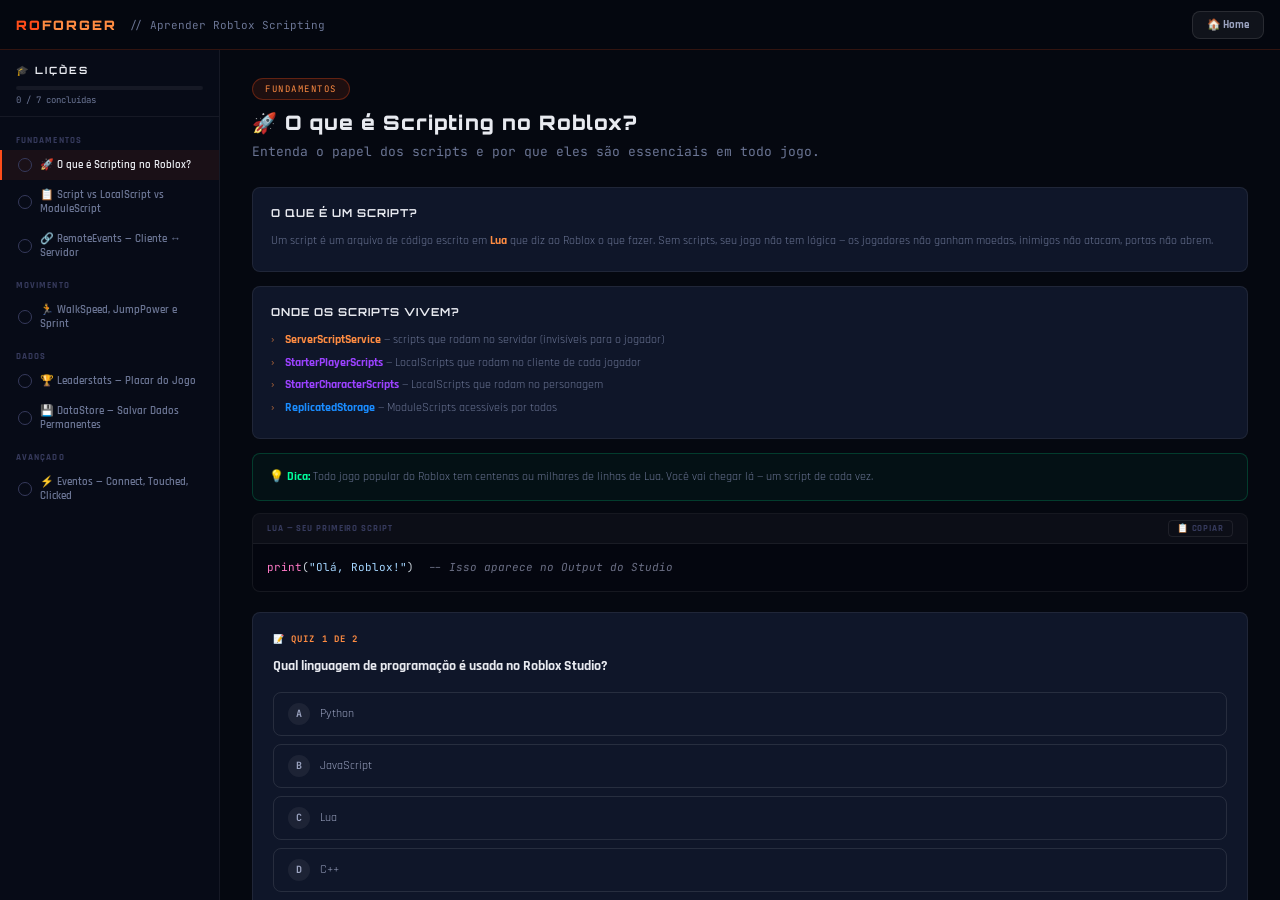
<file: public/learn.html>
<!DOCTYPE html>
<html lang="pt-BR">
<head>
<meta charset="UTF-8"/>
<meta name="viewport" content="width=device-width,initial-scale=1,maximum-scale=1"/>
<meta name="theme-color" content="#050810"/>
<link rel="manifest" href="/manifest.json"/>
<title>RoForger — Aprender Roblox Scripting</title>
<link href="https://fonts.googleapis.com/css2?family=Orbitron:wght@700;900&family=JetBrains+Mono:wght@400;600&family=Rajdhani:wght@600;700&display=swap" rel="stylesheet"/>
<style>
:root{--bg:#050810;--card:#0f1629;--hover:#141c35;--acc:#ff4d1a;--acc2:#ff8c42;--acc-glow:rgba(255,77,26,.25);--green:#00ff9d;--blue:#1a8cff;--purple:#9b42ff;--yellow:#ffd600;--txt:#e8eaf0;--dim:#6b7594;--mid:#9ba3c0;--dark:#363a5c;--brd:rgba(255,77,26,.18);--r:8px;--tr:.15s cubic-bezier(.4,0,.2,1)}
*{box-sizing:border-box;margin:0;padding:0}
html,body{height:100%;background:var(--bg);color:var(--txt);font-family:'Rajdhani',sans-serif;font-size:13px}
::-webkit-scrollbar{width:4px}::-webkit-scrollbar-thumb{background:rgba(255,77,26,.3);border-radius:2px}
@keyframes fadeUp{from{opacity:0;transform:translateY(10px)}to{opacity:1;transform:translateY(0)}}
@keyframes shimmer{0%{background-position:-200% 0}100%{background-position:200% 0}}
@keyframes pulse{50%{opacity:.4}}

/* ── Layout ── */
#app{display:flex;flex-direction:column;height:100vh;overflow:hidden}
#topbar{height:50px;background:rgba(5,8,16,.98);border-bottom:1px solid var(--brd);display:flex;align-items:center;padding:0 16px;gap:12px;flex-shrink:0}
#topbar-logo{font-family:'Orbitron',monospace;font-size:13px;font-weight:900;color:var(--acc);letter-spacing:2px}
#topbar-logo span{color:var(--acc2)}
#topbar-title{font-family:'JetBrains Mono',monospace;font-size:11px;color:var(--dim)}
#main{display:flex;flex:1;overflow:hidden}

/* ── Sidebar ── */
#sidebar{width:220px;background:rgba(8,12,24,.98);border-right:1px solid rgba(255,255,255,.06);display:flex;flex-direction:column;flex-shrink:0;overflow:hidden}
#sb-head{padding:14px 16px 10px;border-bottom:1px solid rgba(255,255,255,.06)}
#sb-title{font-family:'Orbitron',monospace;font-size:10px;font-weight:700;color:var(--txt);letter-spacing:2px;margin-bottom:10px}
#sb-progress-wrap{background:rgba(255,255,255,.06);border-radius:4px;height:4px;overflow:hidden}
#sb-progress-bar{height:100%;background:linear-gradient(90deg,var(--acc),var(--acc2));border-radius:4px;transition:width .4s ease}
#sb-progress-txt{font-family:'JetBrains Mono',monospace;font-size:9px;color:var(--dim);margin-top:4px}
#sb-nav{flex:1;overflow-y:auto;padding:6px 0}
.sb-cat{font-size:9px;font-weight:700;letter-spacing:.12em;text-transform:uppercase;color:var(--dark);padding:12px 16px 4px}
.sb-item{display:flex;align-items:center;gap:8px;padding:8px 16px;cursor:pointer;color:var(--dim);font-size:11px;font-weight:600;transition:all var(--tr);border-left:2px solid transparent}
.sb-item:hover{background:rgba(255,255,255,.04);color:var(--txt)}
.sb-item.active{background:rgba(255,77,26,.08);color:var(--txt);border-left-color:var(--acc)}
.sb-item.done{color:var(--green)}
.sb-item .sb-check{width:14px;height:14px;border-radius:50%;border:1.5px solid var(--dark);flex-shrink:0;display:flex;align-items:center;justify-content:center;font-size:8px}
.sb-item.done .sb-check{background:var(--green);border-color:var(--green);color:#04120a}

/* ── Content ── */
#content{flex:1;overflow-y:auto;padding:28px 32px 60px}
.lesson{display:none;animation:fadeUp .25s ease}
.lesson.active{display:block}

/* ── Lesson header ── */
.lesson-header{margin-bottom:24px}
.lesson-tag{display:inline-flex;align-items:center;gap:6px;padding:4px 12px;border-radius:20px;background:rgba(255,77,26,.1);border:1px solid rgba(255,77,26,.3);font-family:'JetBrains Mono',monospace;font-size:9px;color:var(--acc2);letter-spacing:1.5px;text-transform:uppercase;margin-bottom:10px}
.lesson-title{font-family:'Orbitron',monospace;font-size:20px;font-weight:900;color:var(--txt);margin-bottom:6px;letter-spacing:1px}
.lesson-sub{font-size:13px;color:var(--dim);line-height:1.7;font-family:'JetBrains Mono',monospace}

/* ── Theory cards ── */
.theory-block{background:var(--card);border:1px solid rgba(255,255,255,.07);border-radius:var(--r);padding:18px;margin-bottom:14px}
.theory-block h3{font-family:'Orbitron',monospace;font-size:11px;font-weight:700;color:var(--txt);letter-spacing:1px;margin-bottom:10px}
.theory-block p{font-size:12px;color:var(--dim);line-height:1.9}
.theory-block ul{list-style:none;margin-top:8px}
.theory-block ul li{font-size:12px;color:var(--dim);line-height:1.9;padding-left:14px;position:relative}
.theory-block ul li::before{content:'›';position:absolute;left:0;color:var(--acc2)}

/* ── Code block ── */
.code-block{background:#04060f;border:1px solid rgba(255,255,255,.07);border-radius:var(--r);overflow:hidden;margin:12px 0}
.code-block-hdr{padding:6px 14px;background:rgba(255,255,255,.03);border-bottom:1px solid rgba(255,255,255,.06);display:flex;align-items:center;justify-content:space-between}
.code-block-hdr span{font-size:9px;font-weight:700;letter-spacing:.1em;text-transform:uppercase;color:var(--dark)}
.code-copy{font-size:9px;cursor:pointer;color:var(--dim);padding:2px 8px;border-radius:4px;border:1px solid rgba(255,255,255,.08);transition:all var(--tr)}
.code-copy:hover{color:var(--green);border-color:rgba(0,255,157,.3)}
.code-body{font-family:'JetBrains Mono',monospace;font-size:11px;line-height:1.8;color:#c9d1d9;padding:14px;overflow-x:auto;white-space:pre}
.lua-kw{color:#ff79c6}.lua-str{color:#a5d6ff}.lua-num{color:#f0883e}.lua-cmt{color:#6c7086;font-style:italic}.lua-bool{color:#42b3ff}

/* ── Tip box ── */
.tip{background:rgba(0,255,157,.04);border:1px solid rgba(0,255,157,.18);border-radius:var(--r);padding:12px 16px;margin:12px 0;font-size:12px;color:var(--dim);line-height:1.8}
.tip strong{color:var(--green)}
.warn{background:rgba(255,214,0,.04);border:1px solid rgba(255,214,0,.18);border-radius:var(--r);padding:12px 16px;margin:12px 0;font-size:12px;color:var(--dim);line-height:1.8}
.warn strong{color:var(--yellow)}

/* ── Quiz ── */
.quiz-block{background:var(--card);border:1px solid rgba(255,255,255,.07);border-radius:var(--r);padding:20px;margin:20px 0}
.quiz-label{font-size:9px;font-weight:700;letter-spacing:.12em;text-transform:uppercase;color:var(--acc2);margin-bottom:10px;font-family:'JetBrains Mono',monospace}
.quiz-q{font-size:14px;font-weight:700;color:var(--txt);margin-bottom:14px;line-height:1.6}
.quiz-opts{display:flex;flex-direction:column;gap:8px;margin-bottom:14px}
.quiz-opt{display:flex;align-items:center;gap:10px;padding:10px 14px;border-radius:var(--r);border:1px solid rgba(255,255,255,.1);cursor:pointer;transition:all var(--tr);font-size:12px;color:var(--mid)}
.quiz-opt:hover{border-color:rgba(255,77,26,.4);background:rgba(255,77,26,.06);color:var(--txt)}
.quiz-opt.correct{border-color:var(--green);background:rgba(0,255,157,.08);color:var(--green)}
.quiz-opt.wrong{border-color:var(--acc);background:rgba(255,77,26,.08);color:var(--acc)}
.quiz-opt.disabled{cursor:default;opacity:.6}
.quiz-opt .opt-letter{width:22px;height:22px;border-radius:50%;background:rgba(255,255,255,.06);display:flex;align-items:center;justify-content:center;font-size:10px;font-weight:700;flex-shrink:0;font-family:'JetBrains Mono',monospace}
.quiz-feedback{font-size:12px;line-height:1.7;padding:10px 14px;border-radius:6px;display:none}
.quiz-feedback.show{display:block}
.quiz-feedback.correct{background:rgba(0,255,157,.08);border:1px solid rgba(0,255,157,.2);color:var(--green)}
.quiz-feedback.wrong{background:rgba(255,77,26,.08);border:1px solid rgba(255,77,26,.2);color:#ff8c42}

/* ── Code Exercise ── */
.exercise-block{background:var(--card);border:1px solid rgba(255,255,255,.07);border-radius:var(--r);overflow:hidden;margin:20px 0}
.exercise-hdr{padding:14px 18px;border-bottom:1px solid rgba(255,255,255,.06);background:rgba(155,66,255,.06)}
.exercise-label{font-size:9px;font-weight:700;letter-spacing:.12em;text-transform:uppercase;color:var(--purple);margin-bottom:4px;font-family:'JetBrains Mono',monospace}
.exercise-title{font-size:14px;font-weight:700;color:var(--txt);line-height:1.5}
.exercise-desc{font-size:12px;color:var(--dim);margin-top:4px;line-height:1.7}
.exercise-editor{position:relative}
.exercise-textarea{width:100%;background:#04060f;color:#c9d1d9;font-family:'JetBrains Mono',monospace;font-size:12px;line-height:1.8;padding:16px;border:none;outline:none;resize:vertical;min-height:140px;tab-size:2}
.exercise-actions{display:flex;gap:8px;padding:10px 14px;border-top:1px solid rgba(255,255,255,.06);background:rgba(8,12,24,.5)}
.btn{display:inline-flex;align-items:center;gap:5px;padding:7px 16px;border-radius:var(--r);font-family:'Rajdhani',sans-serif;font-size:12px;font-weight:700;cursor:pointer;border:none;transition:all var(--tr)}
.btn-acc{background:linear-gradient(135deg,var(--acc),#c93300);color:#fff}
.btn-ghost{background:rgba(255,255,255,.05);color:var(--mid);border:1px solid rgba(255,255,255,.1)}
.btn-ghost:hover{background:rgba(255,255,255,.09);color:var(--txt)}
.btn-purple{background:linear-gradient(135deg,var(--purple),#7730cc);color:#fff}
.exercise-result{padding:12px 16px;font-size:12px;line-height:1.7;display:none;border-top:1px solid rgba(255,255,255,.06)}
.exercise-result.show{display:block}
.exercise-result.pass{background:rgba(0,255,157,.06);color:var(--green)}
.exercise-result.fail{background:rgba(255,77,26,.06);color:#ff8c42}
.exercise-result.hint{background:rgba(26,140,255,.06);color:#42b3ff}

/* ── Lesson nav ── */
.lesson-nav{display:flex;gap:10px;margin-top:32px;padding-top:20px;border-top:1px solid rgba(255,255,255,.06)}
.lesson-nav .btn{flex:1;justify-content:center}

/* ── XP badge ── */
.xp-pop{position:fixed;top:60px;right:20px;background:linear-gradient(135deg,var(--acc),var(--acc2));color:#fff;font-family:'Orbitron',monospace;font-size:11px;font-weight:700;padding:8px 16px;border-radius:20px;z-index:9999;animation:fadeUp .3s ease;display:none}

/* ── Mobile ── */
@media(max-width:700px){
  #sidebar{position:fixed;left:-230px;top:0;bottom:0;z-index:100;transition:left .25s ease;width:220px}
  #sidebar.open{left:0}
  #content{padding:18px 16px 60px}
  .lesson-title{font-size:16px}
  #sb-toggle{display:flex}
}
#sb-toggle{display:none;width:36px;height:36px;align-items:center;justify-content:center;border:1px solid rgba(255,255,255,.1);border-radius:var(--r);cursor:pointer;color:var(--dim);font-size:16px;background:rgba(255,255,255,.05)}
#sb-overlay{display:none;position:fixed;inset:0;background:rgba(0,0,0,.5);z-index:99}
</style>
</head>
<body>
<div id="xp-pop" class="xp-pop">+10 XP ⭐</div>

<div id="app">
  <!-- Topbar -->
  <div id="topbar">
    <button id="sb-toggle" onclick="toggleSidebar()">☰</button>
    <div id="topbar-logo">RO<span>FORGER</span></div>
    <div id="topbar-title">// Aprender Roblox Scripting</div>
    <div style="flex:1"></div>
    <a href="/home.html" style="display:inline-flex;align-items:center;gap:5px;padding:6px 14px;border-radius:var(--r);background:rgba(255,255,255,.05);color:var(--mid);border:1px solid rgba(255,255,255,.1);font-size:11px;font-weight:700;text-decoration:none;transition:all var(--tr)" onmouseover="this.style.color='var(--txt)'" onmouseout="this.style.color='var(--mid)'">🏠 Home</a>
  </div>

  <div id="main">
    <div id="sb-overlay" onclick="toggleSidebar()"></div>

    <!-- Sidebar -->
    <div id="sidebar">
      <div id="sb-head">
        <div id="sb-title">🎓 LIÇÕES</div>
        <div id="sb-progress-wrap"><div id="sb-progress-bar" style="width:0%"></div></div>
        <div id="sb-progress-txt">0 / 0 concluídas</div>
      </div>
      <div id="sb-nav"></div>
    </div>

    <!-- Content -->
    <div id="content" id="lessons-content"></div>
  </div>
</div>

<script>
// ════════════════════════════════════════════════
//  ROFORGER LEARN — Dados das lições
// ════════════════════════════════════════════════
const LESSONS = [
  // ── CATEGORIA 1: FUNDAMENTOS ──
  {
    id: 'o-que-e-scripting',
    cat: 'Fundamentos',
    icon: '🚀',
    title: 'O que é Scripting no Roblox?',
    sub: 'Entenda o papel dos scripts e por que eles são essenciais em todo jogo.',
    content: `
      <div class="theory-block">
        <h3>O QUE É UM SCRIPT?</h3>
        <p>Um script é um arquivo de código escrito em <strong style="color:var(--acc2)">Lua</strong> que diz ao Roblox o que fazer. Sem scripts, seu jogo não tem lógica — os jogadores não ganham moedas, inimigos não atacam, portas não abrem.</p>
      </div>
      <div class="theory-block">
        <h3>ONDE OS SCRIPTS VIVEM?</h3>
        <ul>
          <li><strong style="color:var(--acc2)">ServerScriptService</strong> — scripts que rodam no servidor (invisíveis para o jogador)</li>
          <li><strong style="color:var(--purple)">StarterPlayerScripts</strong> — LocalScripts que rodam no cliente de cada jogador</li>
          <li><strong style="color:var(--purple)">StarterCharacterScripts</strong> — LocalScripts que rodam no personagem</li>
          <li><strong style="color:var(--blue)">ReplicatedStorage</strong> — ModuleScripts acessíveis por todos</li>
        </ul>
      </div>
      <div class="tip"><strong>💡 Dica:</strong> Todo jogo popular do Roblox tem centenas ou milhares de linhas de Lua. Você vai chegar lá — um script de cada vez.</div>
      <div class="code-block">
        <div class="code-block-hdr"><span>Lua — Seu primeiro script</span><span class="code-copy" onclick="copyCode(this)">📋 Copiar</span></div>
        <div class="code-body"><span class="lua-kw">print</span>(<span class="lua-str">"Olá, Roblox!"</span>)  <span class="lua-cmt">-- Isso aparece no Output do Studio</span></div>
      </div>
    `,
    quizzes: [
      {
        q: 'Qual linguagem de programação é usada no Roblox Studio?',
        opts: ['Python', 'JavaScript', 'Lua', 'C++'],
        correct: 2,
        feedback: 'Correto! O Roblox usa Lua, uma linguagem leve e rápida, muito usada em jogos.'
      },
      {
        q: 'Onde você coloca scripts que devem rodar no servidor e ficam invisíveis para o jogador?',
        opts: ['StarterGui', 'ReplicatedStorage', 'ServerScriptService', 'Workspace'],
        correct: 2,
        feedback: 'Certo! ServerScriptService é o lugar seguro para lógica do servidor — o cliente nunca vê esse código.'
      }
    ],
    exercises: []
  },

  // ── Script vs LocalScript vs ModuleScript ──
  {
    id: 'tipos-de-script',
    cat: 'Fundamentos',
    icon: '📋',
    title: 'Script vs LocalScript vs ModuleScript',
    sub: 'Cada tipo tem um papel diferente. Usar o errado causa bugs sérios.',
    content: `
      <div class="theory-block">
        <h3>📜 SCRIPT (Servidor)</h3>
        <p>Roda no <strong style="color:var(--acc2)">servidor</strong>. Todos os jogadores são afetados. Use para: dano, DataStore, lógica do jogo, spawnar NPCs.</p>
        <div class="code-block" style="margin-top:10px">
          <div class="code-block-hdr"><span>Script — ServerScriptService</span><span class="code-copy" onclick="copyCode(this)">📋</span></div>
          <div class="code-body"><span class="lua-kw">local</span> Players = game:GetService(<span class="lua-str">"Players"</span>)
Players.PlayerAdded:Connect(<span class="lua-kw">function</span>(player)
    <span class="lua-kw">print</span>(player.Name .. <span class="lua-str">" entrou no jogo!"</span>)
<span class="lua-kw">end</span>)</div>
        </div>
      </div>
      <div class="theory-block">
        <h3>📜 LOCALSCRIPT (Cliente)</h3>
        <p>Roda no <strong style="color:var(--purple)">cliente</strong> de cada jogador. Só aquele jogador é afetado. Use para: UI, input do teclado, câmera, efeitos visuais.</p>
        <div class="code-block" style="margin-top:10px">
          <div class="code-block-hdr"><span>LocalScript — StarterPlayerScripts</span><span class="code-copy" onclick="copyCode(this)">📋</span></div>
          <div class="code-body"><span class="lua-kw">local</span> Players = game:GetService(<span class="lua-str">"Players"</span>)
<span class="lua-kw">local</span> player = Players.LocalPlayer
<span class="lua-kw">print</span>(<span class="lua-str">"Eu sou: "</span> .. player.Name)</div>
        </div>
      </div>
      <div class="theory-block">
        <h3>📦 MODULESCRIPT (Biblioteca)</h3>
        <p>Não roda sozinho. É chamado por outros scripts com <code style="color:var(--acc2)">require()</code>. Use para: funções reutilizáveis, configurações, dados compartilhados.</p>
        <div class="code-block" style="margin-top:10px">
          <div class="code-block-hdr"><span>ModuleScript — ReplicatedStorage</span><span class="code-copy" onclick="copyCode(this)">📋</span></div>
          <div class="code-body"><span class="lua-kw">local</span> Config = {}
Config.WalkSpeed = <span class="lua-num">20</span>
Config.JumpPower = <span class="lua-num">55</span>
<span class="lua-kw">return</span> Config

<span class="lua-cmt">-- Em outro script:</span>
<span class="lua-kw">local</span> Config = require(game.ReplicatedStorage.Config)
<span class="lua-kw">print</span>(Config.WalkSpeed) <span class="lua-cmt">-- 20</span></div>
        </div>
      </div>
      <div class="warn"><strong>⚠️ Regra de ouro:</strong> Nunca coloque lógica de dano em LocalScript. O cliente pode ser hackeado. Sempre valide no servidor.</div>
    `,
    quizzes: [
      {
        q: 'Qual tipo de script você usa para detectar quando o jogador pressiona uma tecla?',
        opts: ['Script (servidor)', 'LocalScript (cliente)', 'ModuleScript', 'Qualquer um dos três'],
        correct: 1,
        feedback: 'Correto! UserInputService só funciona em LocalScript porque detecta input do jogador local.'
      },
      {
        q: 'Você quer salvar dados do jogador no DataStore. Qual tipo de script usar?',
        opts: ['LocalScript', 'ModuleScript', 'Script (servidor)', 'Não precisa de script'],
        correct: 2,
        feedback: 'Certo! DataStoreService só funciona no servidor — use um Script em ServerScriptService.'
      },
      {
        q: 'Para que serve o ModuleScript?',
        opts: ['Rodar código no servidor', 'Rodar código no cliente', 'Ser uma biblioteca reutilizável chamada com require()', 'Controlar a câmera'],
        correct: 2,
        feedback: 'Exato! ModuleScript é uma biblioteca. Você escreve funções nele e chama com require() em qualquer outro script.'
      }
    ],
    exercises: [
      {
        title: 'Identifique o tipo correto',
        desc: 'Complete o código abaixo. Você está criando um sistema de WalkSpeed. Qual tipo de script e onde colocar?',
        placeholder: `-- Resposta: Este deve ser um __________ (Script/LocalScript)
-- Colocar em: __________
-- Motivo: __________

-- Agora escreva o código:
local Players = game:GetService("Players")
local player = Players.LocalPlayer
local char = player.Character or player.CharacterAdded:Wait()
local hum = char:WaitForChild("Humanoid")
hum.WalkSpeed = `,
        hint: 'WalkSpeed afeta o personagem visualmente para o próprio jogador — isso é responsabilidade do cliente.',
        checkFn: (code) => {
          const hasWalkSpeed = code.includes('WalkSpeed');
          const hasNumber = /WalkSpeed\s*=\s*\d+/.test(code);
          if (hasNumber) return {pass: true, msg: '✅ Perfeito! WalkSpeed configurado corretamente. Use LocalScript em StarterCharacterScripts.'};
          if (hasWalkSpeed) return {pass: false, msg: '⚠️ Falta atribuir um valor numérico. Ex: hum.WalkSpeed = 20'};
          return {pass: false, msg: '❌ Você precisa modificar o WalkSpeed do Humanoid.'};
        }
      }
    ]
  },

  // ── RemoteEvents ──
  {
    id: 'remote-events',
    cat: 'Fundamentos',
    icon: '🔗',
    title: 'RemoteEvents — Cliente ↔ Servidor',
    sub: 'Como o cliente e o servidor se comunicam com segurança.',
    content: `
      <div class="theory-block">
        <h3>POR QUE PRECISAMOS DE REMOTEEVENT?</h3>
        <p>O cliente (LocalScript) e o servidor (Script) não conseguem chamar funções um do outro diretamente. O RemoteEvent é o canal de comunicação entre eles.</p>
      </div>
      <div class="theory-block">
        <h3>FLUXO CLIENTE → SERVIDOR</h3>
        <p>O cliente dispara um evento. O servidor escuta e executa a ação (como causar dano).</p>
        <div class="code-block" style="margin-top:10px">
          <div class="code-block-hdr"><span>LocalScript — cliente dispara</span><span class="code-copy" onclick="copyCode(this)">📋</span></div>
          <div class="code-body"><span class="lua-kw">local</span> RE = game.ReplicatedStorage:WaitForChild(<span class="lua-str">"MeuEvento"</span>)
RE:FireServer(<span class="lua-str">"ataque"</span>, <span class="lua-num">25</span>)  <span class="lua-cmt">-- envia dados para o servidor</span></div>
        </div>
        <div class="code-block" style="margin-top:8px">
          <div class="code-block-hdr"><span>Script — servidor escuta</span><span class="code-copy" onclick="copyCode(this)">📋</span></div>
          <div class="code-body"><span class="lua-kw">local</span> RE = game.ReplicatedStorage:WaitForChild(<span class="lua-str">"MeuEvento"</span>)
RE.OnServerEvent:Connect(<span class="lua-kw">function</span>(player, acao, dano)
    <span class="lua-kw">print</span>(player.Name .. <span class="lua-str">" fez: "</span> .. acao .. <span class="lua-str">" com dano "</span> .. dano)
<span class="lua-kw">end</span>)</div>
        </div>
      </div>
      <div class="theory-block">
        <h3>FLUXO SERVIDOR → CLIENTE</h3>
        <div class="code-block" style="margin-top:8px">
          <div class="code-block-hdr"><span>Script — servidor dispara para um cliente</span><span class="code-copy" onclick="copyCode(this)">📋</span></div>
          <div class="code-body">RE:FireClient(player, <span class="lua-str">"mensagem"</span>)  <span class="lua-cmt">-- só para um jogador</span>
RE:FireAllClients(<span class="lua-str">"mensagem"</span>)       <span class="lua-cmt">-- para todos</span></div>
        </div>
      </div>
      <div class="tip"><strong>💡 Onde criar o RemoteEvent?</strong> Crie manualmente em ReplicatedStorage no Studio, ou crie via Script no servidor antes de usar. O nome deve ser igual nos dois lados.</div>
      <div class="warn"><strong>⚠️ Segurança:</strong> Nunca confie nos dados enviados pelo cliente. Sempre valide no servidor. Ex: o cliente envia "dano = 9999" — o servidor deve ignorar e usar o valor fixo do jogo.</div>
    `,
    quizzes: [
      {
        q: 'Qual método o LocalScript usa para enviar um evento ao servidor?',
        opts: ['FireClient()', 'FireAllClients()', 'FireServer()', 'OnServerEvent'],
        correct: 2,
        feedback: 'Correto! FireServer() é usado pelo cliente para enviar dados ao servidor.'
      },
      {
        q: 'O servidor quer enviar uma notificação para TODOS os jogadores. Qual método usar?',
        opts: ['FireServer()', 'FireClient(player)', 'FireAllClients()', 'OnClientEvent'],
        correct: 2,
        feedback: 'Certo! FireAllClients() dispara o evento para todos os clientes conectados.'
      }
    ],
    exercises: [
      {
        title: 'Crie um sistema de coletar moeda',
        desc: 'Escreva o código do SERVIDOR que escuta o evento "ColetarMoeda" e adiciona 10 moedas ao leaderstats do jogador.',
        placeholder: `-- Script em ServerScriptService
local RE = game.ReplicatedStorage:WaitForChild("ColetarMoeda")

RE.OnServerEvent:Connect(function(player)
    -- Acesse o leaderstats do player
    -- Adicione 10 moedas
    
end)`,
        hint: 'Acesse player:FindFirstChild("leaderstats") e então leaderstats:FindFirstChild("Coins").Value += 10',
        checkFn: (code) => {
          const hasOnServerEvent = code.includes('OnServerEvent');
          const hasLeaderstats = code.includes('leaderstats');
          const hasCoins = code.includes('Coins') || code.includes('coins') || code.includes('Value');
          if (hasOnServerEvent && hasLeaderstats && hasCoins) return {pass: true, msg: '✅ Excelente! Você conectou o evento, acessou o leaderstats e modificou as moedas corretamente.'};
          if (hasOnServerEvent && !hasLeaderstats) return {pass: false, msg: '⚠️ Bom começo! Agora acesse o leaderstats: player:FindFirstChild("leaderstats")'};
          return {pass: false, msg: '❌ Use OnServerEvent:Connect(function(player) ... end) para escutar o evento.'};
        }
      }
    ]
  },

  // ── WalkSpeed & Movimento ──
  {
    id: 'walkspeed',
    cat: 'Movimento',
    icon: '🏃',
    title: 'WalkSpeed, JumpPower e Sprint',
    sub: 'Controle total sobre como o personagem se move.',
    content: `
      <div class="theory-block">
        <h3>HUMANOID — O CONTROLADOR DO PERSONAGEM</h3>
        <p>O <strong style="color:var(--acc2)">Humanoid</strong> é o objeto dentro do personagem que controla vida, velocidade e pulo. Valores padrão do Roblox: WalkSpeed = 16, JumpPower = 50.</p>
      </div>
      <div class="code-block">
        <div class="code-block-hdr"><span>LocalScript — WalkSpeed básico</span><span class="code-copy" onclick="copyCode(this)">📋</span></div>
        <div class="code-body"><span class="lua-kw">local</span> Players = game:GetService(<span class="lua-str">"Players"</span>)
<span class="lua-kw">local</span> player = Players.LocalPlayer
<span class="lua-kw">local</span> char = player.Character <span class="lua-kw">or</span> player.CharacterAdded:Wait()
<span class="lua-kw">local</span> hum = char:WaitForChild(<span class="lua-str">"Humanoid"</span>)

hum.WalkSpeed = <span class="lua-num">20</span>   <span class="lua-cmt">-- velocidade (padrão: 16)</span>
hum.JumpPower = <span class="lua-num">60</span>   <span class="lua-cmt">-- altura do pulo (padrão: 50)</span></div>
      </div>
      <div class="theory-block">
        <h3>SISTEMA DE SPRINT</h3>
        <p>Use <strong style="color:var(--acc2)">UserInputService</strong> para detectar quando o jogador segura Shift e aumentar o WalkSpeed.</p>
      </div>
      <div class="code-block">
        <div class="code-block-hdr"><span>LocalScript — Sprint com Shift</span><span class="code-copy" onclick="copyCode(this)">📋</span></div>
        <div class="code-body"><span class="lua-kw">local</span> UIS = game:GetService(<span class="lua-str">"UserInputService"</span>)
<span class="lua-kw">local</span> hum = game.Players.LocalPlayer.Character:WaitForChild(<span class="lua-str">"Humanoid"</span>)

<span class="lua-kw">local</span> WALK = <span class="lua-num">16</span>
<span class="lua-kw">local</span> SPRINT = <span class="lua-num">28</span>

UIS.InputBegan:Connect(<span class="lua-kw">function</span>(input, gp)
    <span class="lua-kw">if</span> gp <span class="lua-kw">then</span> <span class="lua-kw">return</span> <span class="lua-kw">end</span>  <span class="lua-cmt">-- ignora input do jogo</span>
    <span class="lua-kw">if</span> input.KeyCode == Enum.KeyCode.LeftShift <span class="lua-kw">then</span>
        hum.WalkSpeed = SPRINT
    <span class="lua-kw">end</span>
<span class="lua-kw">end</span>)

UIS.InputEnded:Connect(<span class="lua-kw">function</span>(input)
    <span class="lua-kw">if</span> input.KeyCode == Enum.KeyCode.LeftShift <span class="lua-kw">then</span>
        hum.WalkSpeed = WALK
    <span class="lua-kw">end</span>
<span class="lua-kw">end</span>)</div>
      </div>
    `,
    quizzes: [
      {
        q: 'Qual propriedade do Humanoid controla a velocidade de caminhada?',
        opts: ['Speed', 'WalkSpeed', 'MoveSpeed', 'Velocity'],
        correct: 1,
        feedback: 'Correto! hum.WalkSpeed é a propriedade certa. O valor padrão do Roblox é 16.'
      },
      {
        q: 'Em qual tipo de script você deve colocar um sistema de sprint com Shift?',
        opts: ['Script (servidor)', 'LocalScript (cliente)', 'ModuleScript', 'Qualquer um'],
        correct: 1,
        feedback: 'Certo! UserInputService só funciona em LocalScript porque lê o input do jogador local.'
      }
    ],
    exercises: [
      {
        title: 'Crie um sistema de WalkSpeed customizado',
        desc: 'Escreva um LocalScript que define o WalkSpeed como 25 e o JumpPower como 70. Coloque em StarterCharacterScripts.',
        placeholder: `-- LocalScript em StarterCharacterScripts
local Players = game:GetService("Players")
local player = Players.LocalPlayer
local char = player.Character or player.CharacterAdded:Wait()
local hum = char:WaitForChild("Humanoid")

-- Defina WalkSpeed como 25 e JumpPower como 70:

`,
        hint: 'Use hum.WalkSpeed = 25 e hum.JumpPower = 70',
        checkFn: (code) => {
          const ws = /WalkSpeed\s*=\s*25/.test(code);
          const jp = /JumpPower\s*=\s*70/.test(code);
          if (ws && jp) return {pass: true, msg: '✅ Perfeito! WalkSpeed = 25 e JumpPower = 70 definidos corretamente.'};
          if (ws && !jp) return {pass: false, msg: '⚠️ WalkSpeed correto! Agora adicione: hum.JumpPower = 70'};
          if (!ws && jp) return {pass: false, msg: '⚠️ JumpPower correto! Agora adicione: hum.WalkSpeed = 25'};
          return {pass: false, msg: '❌ Defina os dois valores: hum.WalkSpeed = 25 e hum.JumpPower = 70'};
        }
      },
      {
        title: 'Desafio: Sprint com tecla customizada',
        desc: 'Modifique o sistema de sprint para usar a tecla "Q" em vez de Shift. Quando pressionar Q, velocidade = 30. Quando soltar, volta para 16.',
        placeholder: `-- LocalScript
local UIS = game:GetService("UserInputService")
local hum = game.Players.LocalPlayer.Character:WaitForChild("Humanoid")

-- Use Enum.KeyCode.Q como tecla de sprint
-- Sprint: 30, Normal: 16

`,
        hint: 'Troque Enum.KeyCode.LeftShift por Enum.KeyCode.Q',
        checkFn: (code) => {
          const hasQ = code.includes('KeyCode.Q');
          const has30 = code.includes('30');
          const has16 = code.includes('16');
          if (hasQ && has30 && has16) return {pass: true, msg: '✅ Excelente! Sprint com Q implementado corretamente.'};
          if (hasQ && !has30) return {pass: false, msg: '⚠️ Tecla Q detectada! Agora defina WalkSpeed = 30 ao pressionar.'};
          return {pass: false, msg: '❌ Use Enum.KeyCode.Q e defina velocidades 16 (normal) e 30 (sprint).'};
        }
      }
    ]
  },

  // ── Leaderstats ──
  {
    id: 'leaderstats',
    cat: 'Dados',
    icon: '🏆',
    title: 'Leaderstats — Placar do Jogo',
    sub: 'Crie um placar com Coins, XP e Level visível para todos.',
    content: `
      <div class="theory-block">
        <h3>O QUE É LEADERSTATS?</h3>
        <p>O Roblox reconhece automaticamente um folder chamado <strong style="color:var(--acc2)">"leaderstats"</strong> dentro do Player e exibe os valores como placar no canto direito da tela. É uma funcionalidade nativa — você só precisa criar o folder com o nome certo.</p>
      </div>
      <div class="code-block">
        <div class="code-block-hdr"><span>Script — ServerScriptService</span><span class="code-copy" onclick="copyCode(this)">📋</span></div>
        <div class="code-body"><span class="lua-kw">local</span> Players = game:GetService(<span class="lua-str">"Players"</span>)

Players.PlayerAdded:Connect(<span class="lua-kw">function</span>(player)
    <span class="lua-cmt">-- O folder PRECISA se chamar "leaderstats"</span>
    <span class="lua-kw">local</span> ls = Instance.new(<span class="lua-str">"Folder"</span>)
    ls.Name = <span class="lua-str">"leaderstats"</span>
    ls.Parent = player

    <span class="lua-kw">local</span> coins = Instance.new(<span class="lua-str">"IntValue"</span>)
    coins.Name = <span class="lua-str">"Coins"</span>
    coins.Value = <span class="lua-num">0</span>
    coins.Parent = ls

    <span class="lua-kw">local</span> level = Instance.new(<span class="lua-str">"IntValue"</span>)
    level.Name = <span class="lua-str">"Level"</span>
    level.Value = <span class="lua-num">1</span>
    level.Parent = ls
<span class="lua-kw">end</span>)</div>
      </div>
      <div class="tip"><strong>💡 Tipos de Value:</strong> IntValue (números inteiros), NumberValue (decimais), StringValue (texto), BoolValue (true/false).</div>
      <div class="theory-block">
        <h3>COMO DAR MOEDAS AO JOGADOR</h3>
        <div class="code-block" style="margin-top:8px">
          <div class="code-block-hdr"><span>Dar 10 moedas</span><span class="code-copy" onclick="copyCode(this)">📋</span></div>
          <div class="code-body"><span class="lua-kw">local</span> ls = player:FindFirstChild(<span class="lua-str">"leaderstats"</span>)
<span class="lua-kw">if</span> ls <span class="lua-kw">then</span>
    ls.Coins.Value = ls.Coins.Value + <span class="lua-num">10</span>
<span class="lua-kw">end</span></div>
        </div>
      </div>
    `,
    quizzes: [
      {
        q: 'Qual deve ser o nome EXATO do folder para o Roblox exibir o placar?',
        opts: ['Leaderboard', 'leaderstats', 'Stats', 'PlayerStats'],
        correct: 1,
        feedback: 'Exato! O nome precisa ser "leaderstats" (tudo minúsculo) para o Roblox reconhecer automaticamente.'
      },
      {
        q: 'Você quer guardar o nome do time do jogador (texto). Qual tipo de Value usar?',
        opts: ['IntValue', 'NumberValue', 'StringValue', 'BoolValue'],
        correct: 2,
        feedback: 'Correto! StringValue armazena texto. IntValue = números inteiros, NumberValue = decimais, BoolValue = true/false.'
      }
    ],
    exercises: [
      {
        title: 'Crie um Leaderstats completo',
        desc: 'Escreva um Script que cria o leaderstats com: Coins (0), XP (0) e Level (1) para cada jogador que entrar.',
        placeholder: `-- Script em ServerScriptService
local Players = game:GetService("Players")

Players.PlayerAdded:Connect(function(player)
    -- Crie o folder leaderstats
    -- Adicione: Coins (IntValue, valor 0)
    -- Adicione: XP (IntValue, valor 0)  
    -- Adicione: Level (IntValue, valor 1)
    
end)`,
        hint: 'Use Instance.new("Folder") para o leaderstats, e Instance.new("IntValue") para cada stat.',
        checkFn: (code) => {
          const hasFolder = code.includes('Folder');
          const hasLeaderstats = code.includes('leaderstats');
          const hasCoins = code.includes('Coins');
          const hasXP = code.includes('XP') || code.includes('xp');
          const hasLevel = code.includes('Level') || code.includes('level');
          if (hasFolder && hasLeaderstats && hasCoins && hasXP && hasLevel)
            return {pass: true, msg: '✅ Perfeito! Leaderstats criado com Coins, XP e Level.'};
          if (!hasLeaderstats) return {pass: false, msg: '❌ O folder precisa ter o nome "leaderstats" (minúsculo).'};
          if (!hasCoins) return {pass: false, msg: '⚠️ Falta adicionar Coins ao leaderstats.'};
          if (!hasXP) return {pass: false, msg: '⚠️ Falta adicionar XP ao leaderstats.'};
          return {pass: false, msg: '⚠️ Quase lá! Verifique se todos os 3 stats estão criados.'};
        }
      }
    ]
  },

  // ── DataStore ──
  {
    id: 'datastore',
    cat: 'Dados',
    icon: '💾',
    title: 'DataStore — Salvar Dados Permanentes',
    sub: 'Salve coins, level e progresso do jogador entre sessões.',
    content: `
      <div class="theory-block">
        <h3>O QUE É DATASTORE?</h3>
        <p>DataStore é o sistema do Roblox para salvar dados permanentemente nos servidores deles. Mesmo que o jogador feche o jogo, os dados persistem.</p>
      </div>
      <div class="warn"><strong>⚠️ Ativar no Studio:</strong> Game Settings → Security → Enable Studio Access to API Services. Sem isso, dá erro no Studio.</div>
      <div class="code-block">
        <div class="code-block-hdr"><span>Script — DataStore completo</span><span class="code-copy" onclick="copyCode(this)">📋</span></div>
        <div class="code-body"><span class="lua-kw">local</span> DSS = game:GetService(<span class="lua-str">"DataStoreService"</span>)
<span class="lua-kw">local</span> store = DSS:GetDataStore(<span class="lua-str">"PlayerData_v1"</span>)
<span class="lua-kw">local</span> Players = game:GetService(<span class="lua-str">"Players"</span>)

Players.PlayerAdded:Connect(<span class="lua-kw">function</span>(player)
    <span class="lua-kw">local</span> key = <span class="lua-str">"player_"</span> .. player.UserId
    
    <span class="lua-cmt">-- Carrega dados</span>
    <span class="lua-kw">local</span> ok, data = pcall(<span class="lua-kw">function</span>()
        <span class="lua-kw">return</span> store:GetAsync(key)
    <span class="lua-kw">end</span>)
    
    <span class="lua-kw">local</span> ls = player:WaitForChild(<span class="lua-str">"leaderstats"</span>)
    <span class="lua-kw">if</span> ok <span class="lua-kw">and</span> data <span class="lua-kw">then</span>
        ls.Coins.Value = data.Coins <span class="lua-kw">or</span> <span class="lua-num">0</span>
        ls.Level.Value = data.Level <span class="lua-kw">or</span> <span class="lua-num">1</span>
    <span class="lua-kw">end</span>
<span class="lua-kw">end</span>)

Players.PlayerRemoving:Connect(<span class="lua-kw">function</span>(player)
    <span class="lua-kw">local</span> key = <span class="lua-str">"player_"</span> .. player.UserId
    <span class="lua-kw">local</span> ls = player:FindFirstChild(<span class="lua-str">"leaderstats"</span>)
    <span class="lua-kw">if</span> <span class="lua-kw">not</span> ls <span class="lua-kw">then</span> <span class="lua-kw">return</span> <span class="lua-kw">end</span>
    
    pcall(<span class="lua-kw">function</span>()
        store:SetAsync(key, {
            Coins = ls.Coins.Value,
            Level = ls.Level.Value
        })
    <span class="lua-kw">end</span>)
<span class="lua-kw">end</span>)</div>
      </div>
      <div class="tip"><strong>💡 Por que pcall()?</strong> DataStore pode falhar (servidor do Roblox fora do ar, limite de requisições). pcall() evita que o script inteiro trave por causa disso.</div>
    `,
    quizzes: [
      {
        q: 'Por que usamos pcall() ao chamar o DataStore?',
        opts: ['Para deixar o código mais rápido', 'Para evitar que erros do DataStore travem o script inteiro', 'É obrigatório pelo Roblox', 'Para salvar mais dados'],
        correct: 1,
        feedback: 'Correto! pcall() (protected call) captura erros sem travar o script. DataStore pode falhar por problemas de rede ou limites de API.'
      },
      {
        q: 'Qual chave única você deve usar para identificar os dados de cada jogador?',
        opts: ['player.Name (nome do jogador)', 'player.UserId (ID único)', 'math.random()', 'game.PlaceId'],
        correct: 1,
        feedback: 'Certo! UserId é um número único e permanente. Name pode mudar, UserId nunca muda.'
      }
    ],
    exercises: []
  },

  // ── Eventos ──
  {
    id: 'eventos',
    cat: 'Avançado',
    icon: '⚡',
    title: 'Eventos — Connect, Touched, Clicked',
    sub: 'Faça seu jogo reagir a ações dos jogadores.',
    content: `
      <div class="theory-block">
        <h3>O QUE É UM EVENTO?</h3>
        <p>Eventos são disparados quando algo acontece no jogo. Você "conecta" uma função ao evento com <strong style="color:var(--acc2)">:Connect()</strong> para executar código quando ele ocorre.</p>
      </div>
      <div class="code-block">
        <div class="code-block-hdr"><span>Touched — quando algo toca a parte</span><span class="code-copy" onclick="copyCode(this)">📋</span></div>
        <div class="code-body"><span class="lua-kw">local</span> parte = workspace.MinhaParte

parte.Touched:Connect(<span class="lua-kw">function</span>(hit)
    <span class="lua-cmt">-- hit = o objeto que tocou</span>
    <span class="lua-kw">local</span> player = game.Players:GetPlayerFromCharacter(hit.Parent)
    <span class="lua-kw">if</span> player <span class="lua-kw">then</span>
        <span class="lua-kw">print</span>(player.Name .. <span class="lua-str">" tocou na parte!"</span>)
    <span class="lua-kw">end</span>
<span class="lua-kw">end</span>)</div>
      </div>
      <div class="code-block">
        <div class="code-block-hdr"><span>ClickDetector — quando clicam</span><span class="code-copy" onclick="copyCode(this)">📋</span></div>
        <div class="code-body"><span class="lua-kw">local</span> parte = workspace.MinhaParte
<span class="lua-kw">local</span> cd = Instance.new(<span class="lua-str">"ClickDetector"</span>, parte)

cd.MouseClick:Connect(<span class="lua-kw">function</span>(player)
    <span class="lua-kw">print</span>(player.Name .. <span class="lua-str">" clicou!"</span>)
<span class="lua-kw">end</span>)</div>
      </div>
      <div class="code-block">
        <div class="code-block-hdr"><span>CharacterAdded — quando personagem aparece</span><span class="code-copy" onclick="copyCode(this)">📋</span></div>
        <div class="code-body">player.CharacterAdded:Connect(<span class="lua-kw">function</span>(char)
    <span class="lua-kw">local</span> hum = char:WaitForChild(<span class="lua-str">"Humanoid"</span>)
    hum.Died:Connect(<span class="lua-kw">function</span>()
        <span class="lua-kw">print</span>(player.Name .. <span class="lua-str">" morreu!"</span>)
    <span class="lua-kw">end</span>)
<span class="lua-kw">end</span>)</div>
      </div>
    `,
    quizzes: [
      {
        q: 'Qual evento dispara quando um jogador toca em uma Part?',
        opts: ['Clicked', 'Touched', 'Hit', 'PlayerAdded'],
        correct: 1,
        feedback: 'Correto! parte.Touched:Connect(function(hit) ... end) é disparado quando qualquer objeto toca a parte.'
      },
      {
        q: 'O que o parâmetro "hit" representa no evento Touched?',
        opts: ['O jogador que tocou', 'A parte que foi tocada', 'O objeto que entrou em contato com a parte', 'A posição do toque'],
        correct: 2,
        feedback: 'Certo! "hit" é a parte do personagem (como HumanoidRootPart ou um braço) que tocou. Para obter o player, use game.Players:GetPlayerFromCharacter(hit.Parent).'
      }
    ],
    exercises: [
      {
        title: 'Porta que abre ao tocar',
        desc: 'Escreva um Script que faz a parte "Porta" no Workspace ficar transparente (Transparency = 1) e não-colidente quando um jogador tocar nela.',
        placeholder: `-- Script em ServerScriptService
local porta = workspace:WaitForChild("Porta")

porta.Touched:Connect(function(hit)
    local player = game.Players:GetPlayerFromCharacter(hit.Parent)
    if player then
        -- Faça a porta ficar transparente e sem colisão
        
    end
end)`,
        hint: 'Use porta.Transparency = 1 e porta.CanCollide = false',
        checkFn: (code) => {
          const hasTransparency = code.includes('Transparency') && (code.includes('= 1') || code.includes('=1'));
          const hasCanCollide = code.includes('CanCollide') && (code.includes('false') || code.includes('= false'));
          if (hasTransparency && hasCanCollide) return {pass: true, msg: '✅ Perfeito! A porta fica invisível e sem colisão quando tocada.'};
          if (hasTransparency) return {pass: false, msg: '⚠️ Transparency correto! Adicione também: porta.CanCollide = false'};
          return {pass: false, msg: '❌ Use porta.Transparency = 1 para tornar invisível.'};
        }
      }
    ]
  }
];

// ════════════════════════════════════════════════
//  ESTADO
// ════════════════════════════════════════════════
const STATE = {
  current: 0,
  done: JSON.parse(localStorage.getItem('rf_learn_done') || '[]'),
  xp: parseInt(localStorage.getItem('rf_learn_xp') || '0')
};

function saveDone() {
  localStorage.setItem('rf_learn_done', JSON.stringify(STATE.done));
  localStorage.setItem('rf_learn_xp', STATE.xp);
}

function markDone(id) {
  if (!STATE.done.includes(id)) {
    STATE.done.push(id);
    STATE.xp += 10;
    saveDone();
    updateProgress();
    showXP();
  }
}

function showXP() {
  const el = document.getElementById('xp-pop');
  el.style.display = 'block';
  setTimeout(() => el.style.display = 'none', 2000);
}

function updateProgress() {
  const total = LESSONS.length;
  const done = STATE.done.length;
  const pct = Math.round(done / total * 100);
  document.getElementById('sb-progress-bar').style.width = pct + '%';
  document.getElementById('sb-progress-txt').textContent = done + ' / ' + total + ' concluídas';
  // Update sidebar items
  LESSONS.forEach(l => {
    const item = document.getElementById('sb-' + l.id);
    if (item) {
      item.classList.toggle('done', STATE.done.includes(l.id));
      item.querySelector('.sb-check').textContent = STATE.done.includes(l.id) ? '✓' : '';
    }
  });
}

// ════════════════════════════════════════════════
//  BUILD SIDEBAR
// ════════════════════════════════════════════════
function buildSidebar() {
  const nav = document.getElementById('sb-nav');
  let currentCat = '';
  LESSONS.forEach((lesson, i) => {
    if (lesson.cat !== currentCat) {
      currentCat = lesson.cat;
      const cat = document.createElement('div');
      cat.className = 'sb-cat';
      cat.textContent = lesson.cat;
      nav.appendChild(cat);
    }
    const item = document.createElement('div');
    item.className = 'sb-item' + (i === 0 ? ' active' : '') + (STATE.done.includes(lesson.id) ? ' done' : '');
    item.id = 'sb-' + lesson.id;
    item.innerHTML = `<span class="sb-check">${STATE.done.includes(lesson.id) ? '✓' : ''}</span><span>${lesson.icon} ${lesson.title}</span>`;
    item.onclick = () => goTo(i);
    nav.appendChild(item);
  });
}

// ════════════════════════════════════════════════
//  BUILD LESSONS
// ════════════════════════════════════════════════
function buildLessons() {
  const content = document.getElementById('content');
  LESSONS.forEach((lesson, li) => {
    const div = document.createElement('div');
    div.className = 'lesson' + (li === 0 ? ' active' : '');
    div.id = 'lesson-' + lesson.id;

    let html = `
      <div class="lesson-header">
        <div class="lesson-tag">${lesson.cat}</div>
        <div class="lesson-title">${lesson.icon} ${lesson.title}</div>
        <div class="lesson-sub">${lesson.sub}</div>
      </div>
      ${lesson.content}
    `;

    // Quizzes
    if (lesson.quizzes && lesson.quizzes.length) {
      lesson.quizzes.forEach((quiz, qi) => {
        const qid = `q_${lesson.id}_${qi}`;
        html += `
          <div class="quiz-block" id="${qid}">
            <div class="quiz-label">📝 Quiz ${qi + 1} de ${lesson.quizzes.length}</div>
            <div class="quiz-q">${quiz.q}</div>
            <div class="quiz-opts">
              ${quiz.opts.map((opt, oi) => `
                <div class="quiz-opt" id="${qid}_${oi}" onclick="answerQuiz('${qid}', ${oi}, ${quiz.correct}, '${lesson.id}')">
                  <span class="opt-letter">${String.fromCharCode(65+oi)}</span>
                  <span>${opt}</span>
                </div>
              `).join('')}
            </div>
            <div class="quiz-feedback" id="${qid}_feedback"></div>
          </div>
        `;
      });
    }

    // Exercises
    if (lesson.exercises && lesson.exercises.length) {
      lesson.exercises.forEach((ex, ei) => {
        const eid = `ex_${lesson.id}_${ei}`;
        html += `
          <div class="exercise-block" id="${eid}">
            <div class="exercise-hdr">
              <div class="exercise-label">✏️ Exercício ${ei + 1} de ${lesson.exercises.length}</div>
              <div class="exercise-title">${ex.title}</div>
              <div class="exercise-desc">${ex.desc}</div>
            </div>
            <div class="exercise-editor">
              <textarea class="exercise-textarea" id="${eid}_code" spellcheck="false" placeholder="${ex.placeholder.replace(/"/g,'&quot;')}">${ex.placeholder}</textarea>
            </div>
            <div class="exercise-actions">
              <button class="btn btn-acc" onclick="checkExercise('${eid}', ${li}, ${ei})">▶ Verificar</button>
              <button class="btn btn-ghost" onclick="showHint('${eid}', '${ex.hint.replace(/'/g,"\\'")}')">💡 Dica</button>
              <button class="btn btn-ghost" onclick="resetExercise('${eid}', ${li}, ${ei})">↺ Resetar</button>
            </div>
            <div class="exercise-result" id="${eid}_result"></div>
          </div>
        `;
      });
    }

    // Nav buttons
    html += `<div class="lesson-nav">`;
    if (li > 0) html += `<button class="btn btn-ghost" onclick="goTo(${li-1})">← Anterior</button>`;
    html += `<button class="btn btn-acc" onclick="completeAndNext(${li})">${li < LESSONS.length - 1 ? 'Próxima lição →' : '🎓 Concluir!'}</button>`;
    html += `</div>`;

    div.innerHTML = html;
    content.appendChild(div);
  });
}

// ════════════════════════════════════════════════
//  ACTIONS
// ════════════════════════════════════════════════
function goTo(idx) {
  document.querySelectorAll('.lesson').forEach(l => l.classList.remove('active'));
  document.querySelectorAll('.sb-item').forEach(i => i.classList.remove('active'));
  document.getElementById('lesson-' + LESSONS[idx].id)?.classList.add('active');
  document.getElementById('sb-' + LESSONS[idx].id)?.classList.add('active');
  STATE.current = idx;
  document.getElementById('content').scrollTop = 0;
  closeSidebar();
}

function completeAndNext(idx) {
  markDone(LESSONS[idx].id);
  if (idx < LESSONS.length - 1) goTo(idx + 1);
  else {
    document.getElementById('content').scrollTop = 0;
    window.toast && window.toast('🎓 Parabéns! Você concluiu todas as lições!', 's');
  }
}

function answerQuiz(qid, chosen, correct, lessonId) {
  const opts = document.querySelectorAll(`#${qid} .quiz-opt`);
  opts.forEach(o => o.classList.add('disabled'));
  const fb = document.getElementById(qid + '_feedback');
  if (chosen === correct) {
    opts[chosen].classList.add('correct');
    const lesson = LESSONS.find(l => l.id === lessonId);
    const qi = parseInt(qid.split('_').pop());
    fb.className = 'quiz-feedback show correct';
    fb.textContent = '✅ ' + (lesson?.quizzes[qi]?.feedback || 'Correto!');
    markDone(lessonId + '_q' + qi);
  } else {
    opts[chosen].classList.add('wrong');
    opts[correct].classList.add('correct');
    fb.className = 'quiz-feedback show wrong';
    fb.textContent = '❌ Resposta errada. A correta está destacada em verde.';
  }
}

function checkExercise(eid, li, ei) {
  const code = document.getElementById(eid + '_code').value;
  const result = document.getElementById(eid + '_result');
  const checkFn = LESSONS[li].exercises[ei].checkFn;
  const {pass, msg} = checkFn(code);
  result.className = 'exercise-result show ' + (pass ? 'pass' : 'fail');
  result.textContent = msg;
  if (pass) markDone(LESSONS[li].id + '_ex' + ei);
}

function showHint(eid, hint) {
  const result = document.getElementById(eid + '_result');
  result.className = 'exercise-result show hint';
  result.textContent = '💡 Dica: ' + hint;
}

function resetExercise(eid, li, ei) {
  document.getElementById(eid + '_code').value = LESSONS[li].exercises[ei].placeholder;
  const result = document.getElementById(eid + '_result');
  result.className = 'exercise-result';
}

function copyCode(btn) {
  const code = btn.closest('.code-block').querySelector('.code-body').textContent;
  navigator.clipboard.writeText(code).then(() => {
    btn.textContent = '✓ Copiado!';
    setTimeout(() => btn.textContent = '📋 Copiar', 2000);
  });
}

function toggleSidebar() {
  const sb = document.getElementById('sidebar');
  const ov = document.getElementById('sb-overlay');
  sb.classList.toggle('open');
  ov.style.display = sb.classList.contains('open') ? 'block' : 'none';
}

function closeSidebar() {
  document.getElementById('sidebar').classList.remove('open');
  document.getElementById('sb-overlay').style.display = 'none';
}

// ── Init ──
buildSidebar();
buildLessons();
updateProgress();
</script>
</body>
</html>
</file>
